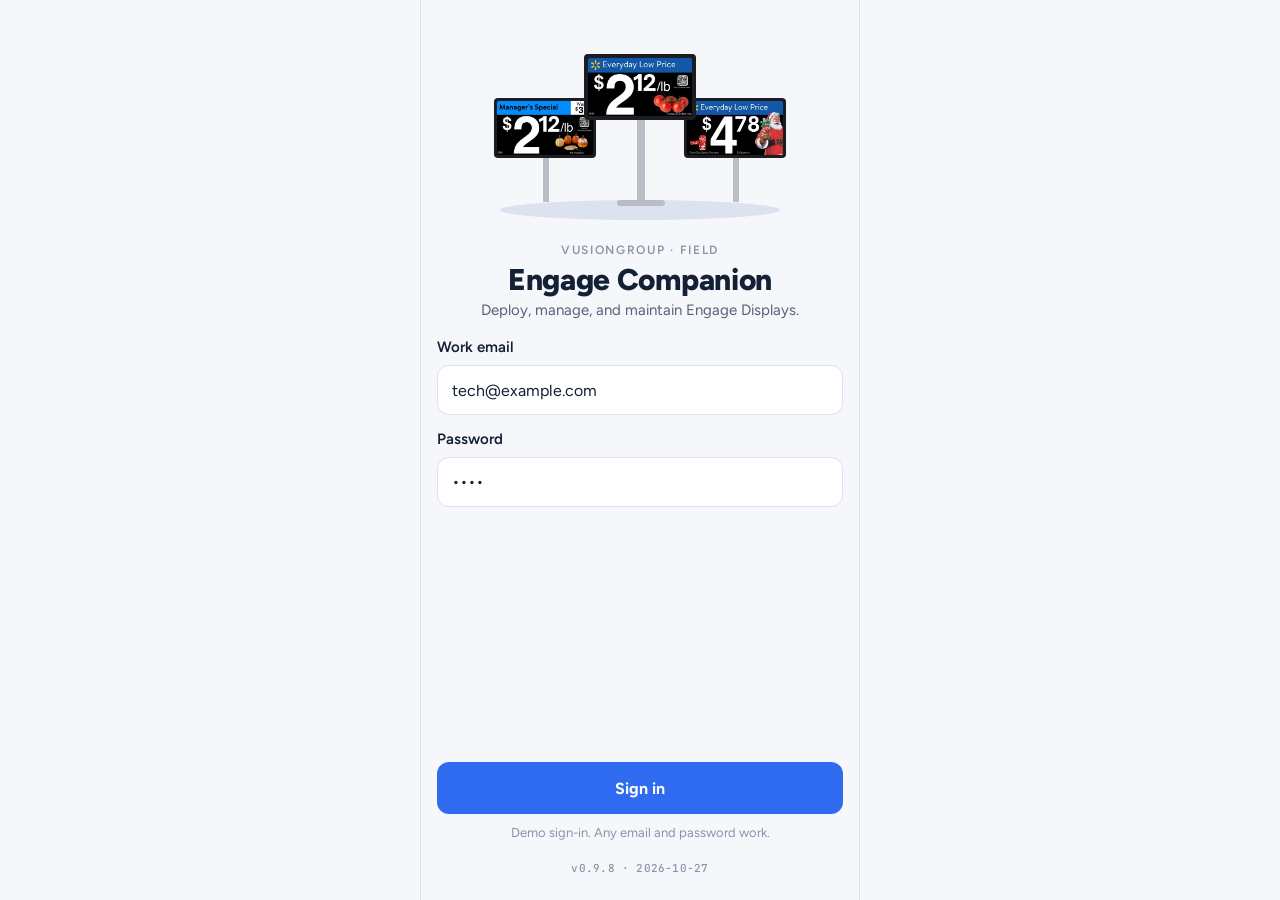
<file: index.html>
<!doctype html>
<html lang="en">
<head>
<meta charset="utf-8" />
<meta name="viewport" content="width=device-width, initial-scale=1, viewport-fit=cover" />
<meta name="theme-color" content="#2f6bf0" />
<title>Engage Companion Clean</title>
<link rel="manifest" href="manifest.webmanifest" />
<link rel="icon" href="icons/icon-192.png" />
<link rel="apple-touch-icon" href="icons/apple-touch-icon.png" />
<meta name="apple-mobile-web-app-capable" content="yes" />
<meta name="mobile-web-app-capable" content="yes" />
<meta name="apple-mobile-web-app-title" content="Engage" />
<link rel="stylesheet" href="css/app.css?v=0.9.8" />
</head>
<body>
<script src="js/core.js?v=0.9.8"></script>
<script>
  /* index.html (clean build): no version picker. Goes straight to sign-in, or wherever the tech left off. */
  location.replace(!EC.state.user ? "login.html" : !EC.site() ? "site.html" : "home.html");
</script>
</body>
</html>
</file>
<file: css/app.css>
/* Fonts are bundled (fonts/) so the app opens offline. Figtree + JetBrains Mono: SIL OFL. */
@font-face { font-family: "Figtree"; font-weight: 400; font-display: swap; src: url("../fonts/figtree-400.woff2") format("woff2"); }
@font-face { font-family: "Figtree"; font-weight: 500; font-display: swap; src: url("../fonts/figtree-500.woff2") format("woff2"); }
@font-face { font-family: "Figtree"; font-weight: 600; font-display: swap; src: url("../fonts/figtree-600.woff2") format("woff2"); }
@font-face { font-family: "Figtree"; font-weight: 700; font-display: swap; src: url("../fonts/figtree-700.woff2") format("woff2"); }
@font-face { font-family: "Figtree"; font-weight: 800; font-display: swap; src: url("../fonts/figtree-800.woff2") format("woff2"); }
@font-face { font-family: "JetBrains Mono"; font-weight: 500; font-display: swap; src: url("../fonts/jetbrains-mono-500.woff2") format("woff2"); }
@font-face { font-family: "JetBrains Mono"; font-weight: 700; font-display: swap; src: url("../fonts/jetbrains-mono-700.woff2") format("woff2"); }

/* Engage Companion — phone-width single column; header + content; home = 3 equal rows (2 major, 1 split). */
:root {
  --bg: #f5f7fb;
  --surface: #ffffff;
  --surface-2: #eef2f9;
  --line: #dde3ee;
  --fg: #142033;
  --fg-2: #56627a;
  --fg-3: #8a94a8;
  --accent: #2f6bf0;
  --accent-ink: #ffffff;
  --accent-soft: #e5edfe;
  --accent-disabled: #dbe5fb;
  --danger: #c8372d;

  /* status — one meaning each, never reused for focus (principle 21) */
  --ok: #17865a; --ok-ink: #ffffff; --ok-soft: #e3f5ec;
  --bad: #c8372d; --bad-ink: #ffffff; --bad-soft: #fbe9e7;
  --pending: #b7791f; --pending-soft: #fbf1df;
  --warn: #b5470b; --warn-soft: #fff1e6;
  --tool-handle: #e8b923;

  /* hardware rendering tokens */
  --hw-frame: #1b1d22;
  --hw-back: #34373d;
  --hw-back-2: #2a2c31;
  --hw-paper: #d9dcdf;
  --hw-battery: #1f8fe0;
  --hw-battery-hi: #4fb0f2;
  --hw-label: #f4f4f2;
  --hw-steel: #b9bec6;
  --wall: #e7eaf0;

  --card-install: #e9f0ff;
  --card-content: #ebf7f1;
  --card-battery: #eef3fb;
  --card-trouble: #fdf1ea;
  --tint-install: #2f6bf0;
  --tint-content: #13895a;
  --tint-battery: #1f7fc4;
  --tint-trouble: #c45a1c;
  --flag: #6b3fd4; --flag-soft: #f1ebff; --flag-line: #cdb9ff;

  --f-display: "Figtree", "Segoe UI", system-ui, sans-serif;
  --f-body: "Figtree", "Segoe UI", system-ui, sans-serif;
  --f-mono: "JetBrains Mono", ui-monospace, "SFMono-Regular", Menlo, monospace;

  --r-card: 20px;
  --r-ctl: 12px;
  --shadow: 0 1px 2px rgba(20, 32, 51, .06), 0 6px 18px rgba(20, 32, 51, .06);
}
@media (prefers-color-scheme: dark) {
  :root:not([data-theme="light"]) {
    --bg: #0f141d; --surface: #171e2a; --surface-2: #1d2635; --line: #2a3446;
    --fg: #e9eef7; --fg-2: #a5b0c4; --fg-3: #75809a;
    --accent: #5b8cff; --accent-ink: #0b1220; --accent-soft: #1d2b4a; --accent-disabled: #233150;
    --danger: #ff7a6e;
    --ok: #3ccf8e; --ok-ink: #062016; --ok-soft: #12291f;
    --bad: #ff7a6e; --bad-ink: #2a0a07; --bad-soft: #2e1714;
    --pending: #f0b44c; --pending-soft: #2c2312;
    --warn: #ff9a5c; --warn-soft: #2e1d12;
    --hw-paper: #c9ccd0; --wall: #232c3a;
    --card-install: #18243f; --card-content: #142a22; --card-battery: #172333; --card-trouble: #2d1f17;
    --tint-install: #7ea5ff; --tint-content: #4fd19a; --tint-battery: #5db6f0; --tint-trouble: #f0975e;
    --flag: #b99bff; --flag-soft: #221a36; --flag-line: #4b3a7a;
    --shadow: 0 1px 2px rgba(0,0,0,.3), 0 6px 18px rgba(0,0,0,.25);
    color-scheme: dark;
  }
}
:root[data-theme="dark"] {
  --bg: #0f141d; --surface: #171e2a; --surface-2: #1d2635; --line: #2a3446;
  --fg: #e9eef7; --fg-2: #a5b0c4; --fg-3: #75809a;
  --accent: #5b8cff; --accent-ink: #0b1220; --accent-soft: #1d2b4a; --accent-disabled: #233150;
  --danger: #ff7a6e;
  --ok: #3ccf8e; --ok-ink: #062016; --ok-soft: #12291f;
  --bad: #ff7a6e; --bad-ink: #2a0a07; --bad-soft: #2e1714;
  --pending: #f0b44c; --pending-soft: #2c2312;
  --warn: #ff9a5c; --warn-soft: #2e1d12;
  --hw-paper: #c9ccd0; --wall: #232c3a;
  --card-install: #18243f; --card-content: #142a22; --card-battery: #172333; --card-trouble: #2d1f17;
  --tint-install: #7ea5ff; --tint-content: #4fd19a; --tint-battery: #5db6f0; --tint-trouble: #f0975e;
    --flag: #b99bff; --flag-soft: #221a36; --flag-line: #4b3a7a;
  --shadow: 0 1px 2px rgba(0,0,0,.3), 0 6px 18px rgba(0,0,0,.25);
  color-scheme: dark;
}

* { box-sizing: border-box; }
[hidden] { display: none !important; }
html, body { height: 100%; }
body {
  margin: 0;
  background: var(--bg);
  color: var(--fg);
  font: 400 15px/1.45 var(--f-body);
  -webkit-font-smoothing: antialiased;
}
button, input, select { font: inherit; color: inherit; }
button { cursor: pointer; }
:focus-visible { outline: 3px solid var(--accent); outline-offset: 2px; }

/* ---------- shell ---------- */
#app {
  height: 100%;
  max-width: 440px;
  margin: 0 auto;
  display: flex;
  flex-direction: column;
  background: var(--bg);
}
@media (min-width: 520px) {
  #app { border-inline: 1px solid var(--line); }
}
.screen { flex: 1; min-height: 0; display: flex; flex-direction: column; }
.pad { padding-inline: 16px; }

.topbar {
  display: flex; align-items: center; gap: 10px;
  padding: 12px 16px;
  background: var(--surface);
  border-bottom: 1px solid var(--line);
}
.topbar h1 { flex: 1; margin: 0; font: 700 18px/1.2 var(--f-display); text-align: center; }
.topbar .spacer { width: 40px; }

.icon-btn {
  width: 40px; height: 40px; flex: none;
  display: grid; place-items: center;
  border-radius: 50%;
  border: 1px solid var(--line);
  background: var(--surface);
}
.icon-btn svg { width: 20px; height: 20px; }
.icon-btn.plain { border-color: transparent; background: transparent; }

.avatar {
  width: 40px; height: 40px; flex: none;
  border-radius: 50%;
  background: var(--accent); color: var(--accent-ink);
  border: 3px solid var(--accent-soft);
  font: 700 14px/1 var(--f-display);
  display: grid; place-items: center;
}

.site-pill {
  flex: 1; min-width: 0;
  display: flex; align-items: center; justify-content: center; gap: 6px;
  height: 40px; padding: 0 14px;
  border-radius: 999px; border: 0;
  background: var(--accent); color: var(--accent-ink);
  font-weight: 600; font-size: 15px;
}
.site-pill span { overflow: hidden; text-overflow: ellipsis; white-space: nowrap; }
.site-pill svg { width: 16px; height: 16px; flex: none; }

.btn {
  display: flex; align-items: center; justify-content: center; gap: 8px;
  width: 100%; height: 52px;
  border: 0; border-radius: var(--r-ctl);
  background: var(--accent); color: var(--accent-ink);
  font-weight: 700; font-size: 16px;
}
.btn:disabled { background: var(--accent-disabled); color: var(--fg-3); cursor: not-allowed; }
.btn.ghost { background: var(--surface); color: var(--fg); border: 1px solid var(--line); }

.build-stamp {
  font: 500 11px/1 var(--f-mono);
  color: var(--fg-3);
  text-align: center;
  letter-spacing: .02em;
  padding-block: 10px;
}

/* ---------- login ---------- */
.login { justify-content: space-between; }
.login-hero {
  position: relative;
  padding: 28px 16px 8px;
  display: flex; flex-direction: column; align-items: center; gap: 16px;
}
.login-hero svg { width: 100%; max-width: 300px; height: auto; }
.brand { text-align: center; }
.brand .eyebrow {
  font: 600 12px/1 var(--f-body); letter-spacing: .14em; text-transform: uppercase; color: var(--fg-3);
}
.brand h1 { margin: 8px 0 4px; font: 800 30px/1.05 var(--f-display); letter-spacing: -.01em; }
.brand p { margin: 0; color: var(--fg-2); }

.form { display: flex; flex-direction: column; gap: 14px; padding: 8px 16px 0; }
.field { display: flex; flex-direction: column; gap: 6px; }
.field label { font-weight: 600; font-size: 14px; }
.input {
  height: 50px; width: 100%;
  padding: 0 14px;
  border-radius: var(--r-ctl);
  border: 1px solid var(--line);
  background: var(--surface);
  font-size: 16px;
}
.input:focus { border-color: var(--accent); outline: none; box-shadow: 0 0 0 3px var(--accent-soft); }
.form-error { color: var(--danger); font-size: 14px; min-height: 20px; }
.demo-note { font-size: 13px; color: var(--fg-3); text-align: center; }
.login-foot { display: flex; flex-direction: column; gap: 10px; padding: 16px; }

/* ---------- site select ---------- */
.sites-body { flex: 1; min-height: 0; overflow-y: auto; padding: 16px; display: flex; flex-direction: column; gap: 16px; }
.section-label { font: 700 17px/1.2 var(--f-display); margin: 0 0 8px; }
.select-wrap { position: relative; }
.select-wrap select { appearance: none; -webkit-appearance: none; padding-right: 44px; background: var(--surface-2); }
.select-wrap svg { position: absolute; right: 14px; top: 50%; translate: 0 -50%; width: 20px; height: 20px; pointer-events: none; color: var(--fg-3); }
.search-wrap { position: relative; }
.search-wrap svg { position: absolute; left: 14px; top: 50%; translate: 0 -50%; width: 20px; height: 20px; color: var(--fg-3); }
.search-wrap .input { padding-left: 44px; }
.divider { height: 1px; background: var(--line); }

.site-list { list-style: none; margin: 0; padding: 0; display: flex; flex-direction: column; }
.site-row {
  display: flex; align-items: center; gap: 14px;
  min-height: 64px; padding: 8px 4px;
  border-bottom: 1px solid var(--line);
  cursor: pointer;
}
.site-row:last-child { border-bottom: 0; }
.site-row input { position: absolute; opacity: 0; pointer-events: none; }
.radio {
  width: 24px; height: 24px; flex: none;
  border-radius: 50%; border: 2px solid var(--line);
  display: grid; place-items: center;
  background: var(--surface);
}
.site-row input:checked + .radio { border-color: var(--accent); }
.site-row input:checked + .radio::after { content: ""; width: 12px; height: 12px; border-radius: 50%; background: var(--accent); }
.site-row input:focus-visible + .radio { outline: 3px solid var(--accent); outline-offset: 2px; }
.site-meta { flex: 1; min-width: 0; }
.site-name { font-size: 17px; font-weight: 500; overflow-wrap: anywhere; }
.site-sub { font-size: 13px; color: var(--fg-2); display: flex; gap: 8px; flex-wrap: wrap; }
.site-id { font-family: var(--f-mono); font-size: 12px; }
.site-count { font-variant-numeric: tabular-nums; font-size: 13px; color: var(--fg-2); text-align: right; flex: none; }
.site-count b { display: block; font: 700 17px/1.1 var(--f-display); color: var(--fg); }
.empty { padding: 24px 8px; text-align: center; color: var(--fg-2); }
.sites-foot { padding: 12px 16px 16px; background: var(--surface); border-top: 1px solid var(--line); }

/* ---------- home ---------- */
.home-head { padding: 14px 16px 10px; display: flex; flex-direction: column; gap: 2px; }
.home-head .hello { color: var(--fg-2); font-size: 14px; }
.home-head h2 { margin: 0; font: 800 24px/1.15 var(--f-display); text-wrap: balance; }
.home-head .sub { color: var(--fg-2); font-size: 13px; display: flex; gap: 10px; flex-wrap: wrap; }
.home-head .sub .site-id { color: var(--fg-3); }

.actions {
  flex: 1; min-height: 0;
  display: grid;
  grid-template-columns: 1fr 1fr;
  grid-template-rows: repeat(3, minmax(148px, 1fr));
  gap: 12px;
  padding: 4px 16px 0;
  overflow-y: auto;
}
.action {
  position: relative;
  overflow: hidden;
  display: flex;
  border: 0; border-radius: var(--r-card);
  padding: 16px;
  text-align: left;
  box-shadow: var(--shadow);
  transition: transform .12s ease;
}
.action:active { transform: scale(.985); }
.action.major { grid-column: 1 / -1; align-items: stretch; gap: 8px; }
.action.minor { flex-direction: column; justify-content: space-between; gap: 6px; }

.action[data-flow="install"] { background: var(--card-install); --tint: var(--tint-install); }
.action[data-flow="content"] { background: var(--card-content); --tint: var(--tint-content); }
.action[data-flow="battery"] { background: var(--card-battery); --tint: var(--tint-battery); }
.action[data-flow="trouble"] { background: var(--card-trouble); --tint: var(--tint-trouble); }
.action[data-flow="replace"] { background: var(--card-battery); --tint: var(--tint-battery); }
.action[data-flow="maint"] { background: var(--card-trouble); --tint: var(--tint-trouble); }

.action .copy { display: flex; flex-direction: column; justify-content: space-between; min-width: 0; flex: 1 1 52%; z-index: 1; }
.action .kicker {
  font: 700 11px/1 var(--f-body); letter-spacing: .14em; text-transform: uppercase; color: var(--tint);
}
.action .title { font: 800 22px/1.05 var(--f-display); color: var(--fg); margin-top: 8px; letter-spacing: -.005em; }
.action.minor .title { font-size: 18px; margin-top: 0; }
.action .desc { font-size: 13px; color: var(--fg-2); margin-top: 6px; line-height: 1.35; }
.action .go {
  display: inline-flex; align-items: center; gap: 6px;
  font-weight: 700; font-size: 14px; color: var(--tint);
}
.action .go svg { width: 16px; height: 16px; }
.action .art { flex: 1 1 48%; min-width: 0; display: grid; place-items: center; }
.action .art svg { width: 100%; height: 100%; max-height: 100%; }
.action.minor .art { flex: 1; min-height: 0; }
.action.minor .label-row { display: flex; align-items: end; justify-content: space-between; gap: 6px; }

.home-foot { display: flex; flex-direction: column; align-items: center; }

/* ---------- sheet ---------- */
.scrim {
  position: fixed; inset: 0; z-index: 20;
  background: rgba(10, 16, 28, .45);
  display: flex; align-items: flex-end; justify-content: center;
}
.sheet {
  width: 100%; max-width: 440px; max-height: 80%;
  overflow-y: auto;
  background: var(--surface);
  border-radius: 20px 20px 0 0;
  padding: 10px 16px calc(16px + env(safe-area-inset-bottom, 0px));
  display: flex; flex-direction: column; gap: 14px;
}
.sheet .grabber { width: 40px; height: 5px; border-radius: 3px; background: var(--line); align-self: center; }
.sheet h3 { margin: 0; font: 700 18px/1.2 var(--f-display); }
.who { display: flex; align-items: center; gap: 12px; }
.who .em { color: var(--fg-2); font-size: 14px; overflow-wrap: anywhere; }

/* ---------- flow placeholder ---------- */
.flow-body { flex: 1; min-height: 0; overflow-y: auto; padding: 20px 16px; display: flex; flex-direction: column; gap: 18px; }
.flow-hero { border-radius: var(--r-card); padding: 20px; display: grid; place-items: center; }
.flow-hero svg { width: 100%; max-width: 280px; height: auto; }
.flow-body h2 { margin: 0; font: 800 24px/1.15 var(--f-display); }
.flow-body p { margin: 0; color: var(--fg-2); max-width: 60ch; }
.pending-tag {
  align-self: flex-start;
  font: 600 12px/1 var(--f-mono);
  padding: 6px 10px; border-radius: 999px;
  background: var(--surface-2); color: var(--fg-2);
  border: 1px dashed var(--line);
}

/* ---------- flow (guided procedure) ---------- */
.flow { flex: 1; min-height: 0; display: flex; flex-direction: column; }
.flow-top { padding: 12px 16px 10px; display: flex; flex-direction: column; gap: 8px; background: var(--bg); }
.flow-name { display: flex; align-items: baseline; justify-content: space-between; gap: 12px; }
.flow-name .kicker { font: 700 11px/1 var(--f-body); letter-spacing: .14em; text-transform: uppercase; color: var(--tint); }
.flow-name .count { font: 600 12px/1 var(--f-mono); color: var(--fg-3); font-variant-numeric: tabular-nums; }
.progress { display: flex; gap: 4px; }
.progress i { flex: 1; height: 4px; border-radius: 2px; background: var(--line); }
.progress i.done { background: var(--tint); }
.progress i.now { background: var(--tint); opacity: .45; }

.step { flex: 1; min-height: 0; overflow-y: auto; padding: 0 16px 20px; display: flex; flex-direction: column; gap: 14px; }
.step h2 { margin: 0; font: 800 23px/1.15 var(--f-display); text-wrap: balance; }
.stage { border-radius: var(--r-card); background: var(--card-battery); padding: 12px; display: grid; place-items: center; }
.stage svg { width: 100%; max-width: 340px; height: auto; display: block; }
.lines { display: flex; flex-direction: column; gap: 8px; margin: 0; padding: 0; list-style: none; }
.lines li { font-size: 17px; line-height: 1.4; }
.note { font-size: 14px; color: var(--fg-2); }

.flow-nav {
  display: grid; grid-template-columns: 1fr 1.4fr; gap: 10px;
  padding: 12px 16px calc(12px + env(safe-area-inset-bottom, 0px));
  background: var(--surface); border-top: 1px solid var(--line);
}
.flow-nav .btn { height: 52px; }
.flow-nav .btn.ghost:disabled { background: var(--surface); color: var(--fg-3); border-color: var(--line); opacity: .6; }

/* safety: loud entrance, quiet pin (principle 43) */
.safety-pin {
  display: flex; align-items: center; gap: 10px;
  padding: 8px 12px; border-radius: 12px;
  background: var(--warn-soft); color: var(--fg);
  font-size: 13px; line-height: 1.3;
}
.safety-pin svg { width: 18px; height: 18px; color: var(--warn); flex: none; }
.safety-loud {
  position: fixed; inset: 0; z-index: 30;
  background: var(--warn-soft);
  display: flex; align-items: center; justify-content: center;
  padding: 24px 16px;
  animation: loud-in .25s ease-out;
}
.safety-loud .inner { max-width: 400px; display: flex; flex-direction: column; gap: 16px; }
.safety-loud .big-icon { width: 72px; height: 72px; color: var(--warn); }
.safety-loud h2 { margin: 0; font: 800 30px/1.1 var(--f-display); color: var(--fg); }
.safety-loud .lines li { font-size: 19px; }
.safety-loud .timer { height: 4px; border-radius: 2px; background: var(--line); overflow: hidden; }
.safety-loud .timer i { display: block; height: 100%; background: var(--warn); animation: drain 5s linear forwards; }
@keyframes drain { from { width: 100%; } to { width: 0; } }
@keyframes loud-in { from { transform: scale(1.04); opacity: 0; } to { transform: none; opacity: 1; } }

/* briefing */
.brief { border-radius: var(--r-card); border: 1px solid var(--line); background: var(--surface); padding: 14px; display: flex; flex-direction: column; gap: 10px; }
.brief h3 { margin: 0; font: 700 15px/1.2 var(--f-display); }
.kv { display: grid; grid-template-columns: auto 1fr; gap: 6px 14px; font-size: 14px; margin: 0; }
.kv dt { color: var(--fg-2); }
.kv dd { margin: 0; font-weight: 600; min-width: 0; overflow-wrap: anywhere; }
.mono { font-family: var(--f-mono); font-weight: 500; letter-spacing: .02em; }

/* identify: two intents, two targets (principle 7) */
.id-actions { display: flex; flex-direction: column; gap: 10px; }
.serial-field { position: relative; }
.serial-field .input { font-family: var(--f-mono); font-size: 18px; letter-spacing: .08em; text-transform: uppercase; padding-right: 64px; }
.serial-field .len { position: absolute; right: 14px; top: 50%; translate: 0 -50%; font: 600 12px/1 var(--f-mono); color: var(--fg-3); font-variant-numeric: tabular-nums; }
.device-card { border-radius: var(--r-card); background: var(--surface); border: 1px solid var(--line); padding: 14px; display: flex; flex-direction: column; gap: 10px; }
.device-card .head { display: flex; align-items: center; justify-content: space-between; gap: 10px; }
.device-card .loc { font: 700 17px/1.2 var(--f-display); }
.batt { display: inline-flex; align-items: center; gap: 6px; font-weight: 700; font-variant-numeric: tabular-nums; }
.batt .cell { width: 26px; height: 12px; border: 2px solid currentColor; border-radius: 3px; position: relative; padding: 1px; }
.batt .cell::after { content: ""; position: absolute; right: -5px; top: 2px; width: 3px; height: 4px; background: currentColor; border-radius: 0 1px 1px 0; }
.batt .cell i { display: block; height: 100%; background: currentColor; border-radius: 1px; }
.result { border-radius: var(--r-card); padding: 14px; display: flex; flex-direction: column; gap: 8px; }
.result.bad { background: var(--bad-soft); }
.result.bad strong { color: var(--bad); }
.result p { margin: 0; color: var(--fg-2); font-size: 14px; }
.chip-row { display: flex; flex-wrap: wrap; gap: 6px; }
.chip { border: 1px solid var(--line); background: var(--surface); border-radius: 999px; padding: 6px 10px; font: 500 12px/1 var(--f-mono); color: var(--fg-2); }
details.demo { font-size: 13px; color: var(--fg-2); }
details.demo summary { cursor: pointer; font-weight: 600; padding-block: 4px; }
details.demo .chip-row { margin-top: 8px; }

/* status pill: same word, color, icon everywhere (principle 20/22) */
.status { display: inline-flex; align-items: center; gap: 6px; padding: 6px 10px; border-radius: 999px; font-weight: 700; font-size: 13px; }
.status svg { width: 15px; height: 15px; }
.status.pending { background: var(--pending-soft); color: var(--pending); }
.status.confirmed { background: var(--ok-soft); color: var(--ok); }
.status.rejected { background: var(--bad-soft); color: var(--bad); }

/* scanner sheet */
.viewfinder { position: relative; border-radius: 16px; overflow: hidden; background: var(--hw-frame); padding: 18px; cursor: pointer; border: 0; width: 100%; }
.viewfinder svg { width: 100%; height: auto; display: block; }
.viewfinder .scanline { position: absolute; left: 10%; right: 10%; height: 2px; background: var(--tint); box-shadow: 0 0 12px var(--tint); top: 20%; animation: sweep 1.8s ease-in-out infinite alternate; }
@keyframes sweep { to { top: 78%; } }
.cam-state { font: 600 12px/1 var(--f-mono); color: var(--fg-3); display: flex; align-items: center; gap: 6px; }
.cam-state i { width: 8px; height: 8px; border-radius: 50%; background: var(--ok); }

.focus-pulse { transform-box: fill-box; transform-origin: center; animation: pulse 1.6s ease-out infinite; }
@keyframes pulse { from { transform: scale(1); opacity: .8; } to { transform: scale(1.7); opacity: 0; } }
.waves path { animation: wave 1.4s ease-in-out infinite; }
.waves path:nth-child(2) { animation-delay: .2s; }
.waves path:nth-child(3) { animation-delay: .4s; }
@keyframes wave { 0%, 100% { opacity: .2; } 50% { opacity: 1; } }

.resume-chip { position: absolute; top: 12px; right: 12px; z-index: 2; background: var(--surface); color: var(--tint); border-radius: 999px; padding: 4px 8px; font: 700 11px/1 var(--f-body); }

@media (prefers-reduced-motion: reduce) {
  * { transition: none !important; animation: none !important; }
}

/* ---------- step carousel (battery): swipe the picture, dots under it, caption follows ---------- */
.post { flex: 1; min-height: 0; overflow-y: auto; display: flex; flex-direction: column; }
.carousel {
  flex: none;
  display: flex;
  overflow-x: auto; overflow-y: hidden;
  scroll-snap-type: x mandatory;
  overscroll-behavior-x: contain;
  scrollbar-width: none;
  touch-action: pan-x pan-y;
  cursor: grab;
}
.carousel.dragging { cursor: grabbing; scroll-snap-type: none; }
.carousel::-webkit-scrollbar { display: none; }
.slide {
  flex: 0 0 100%; min-width: 0;
  scroll-snap-align: center; scroll-snap-stop: always;
  aspect-ratio: 1 / 1; max-height: 52vh;
  display: grid; place-items: center;
  background: var(--card-battery);
  user-select: none; -webkit-user-select: none;
}
.slide.safety { background: var(--warn-soft); }
.slide svg { width: 100%; height: 100%; max-width: 100%; display: block; padding: 12px; pointer-events: none; }
.dots { flex: none; display: flex; justify-content: center; align-items: center; gap: 6px; padding: 12px 0 4px; }
.dot {
  position: relative;
  width: 7px; height: 7px; padding: 0; border: 0; border-radius: 50%;
  background: var(--line);
  transition: transform .15s ease, background .15s ease;
}
.dot::before { content: ""; position: absolute; inset: -9px; } /* bigger tap target */
.dot[aria-selected="true"] { background: var(--tint); transform: scale(1.3); }
.caption { flex: none; padding: 8px 16px 20px; display: flex; flex-direction: column; gap: 12px; }
.caption .step-no { font: 700 11px/1 var(--f-body); letter-spacing: .14em; text-transform: uppercase; color: var(--fg-3); }
.caption h2 { margin: 0; font: 800 23px/1.15 var(--f-display); text-wrap: balance; }
.swipe-hint { font-size: 13px; color: var(--fg-3); text-align: center; }
.finishbar { padding: 12px 16px calc(12px + env(safe-area-inset-bottom, 0px)); background: var(--surface); border-top: 1px solid var(--line); }

/* ---------- install ---------- */
/* Sign type cards in the app: Figtree words, Helvetica-metric prices. No customer font in the app. Bogle is only for Walmart signs (js/sign.js), when Walmart provides the file in /fonts. */
@font-face { font-family: "Bogle"; font-weight: 700; font-display: swap; src: url("../fonts/Bogle-Bold.woff2") format("woff2"); /* the provided file only, never a copy installed on the phone */ }
@font-face { font-family: "SignPrice"; font-weight: 700; font-display: block; src: url("../fonts/sign-price-bold.woff") format("woff"); }
@font-face { font-family: "SignPrice"; font-weight: 400; font-display: block; src: url("../fonts/sign-price-regular.woff") format("woff"); }
:root { --f-sign-words: "Figtree", "Helvetica Neue", Arial, sans-serif; --f-sign-price: "SignPrice", "Helvetica Neue", Helvetica, Arial, sans-serif; }
.eyebrow-row { display: flex; align-items: center; flex-wrap: wrap; gap: 8px; font: 700 12px/1 var(--f-body); letter-spacing: .04em; text-transform: uppercase; color: var(--fg-2); }
.id-tag { background: var(--fg); color: var(--bg); padding: 5px 8px; border-radius: 6px; text-transform: none; letter-spacing: .04em; }
.input.big { height: 56px; font-size: 18px; font-weight: 600; }
.field label { font-size: 15px; }
.two { display: grid; grid-template-columns: repeat(2, minmax(0, 1fr)); gap: 12px; }

.viewfinder { min-height: 180px; display: grid; place-items: center; align-content: center; gap: 14px; }
.viewfinder .vf-frame { width: 72%; height: 64px; border: 3px solid #fff; border-radius: 10px; opacity: .9; }
.viewfinder .vf-hint { color: #d5d9e0; font-weight: 600; font-size: 14px; }
.switch-row { display: flex; align-items: center; justify-content: space-between; gap: 12px; min-height: 60px; padding: 12px 14px; border-radius: var(--r-ctl); border: 1px solid var(--line); background: var(--surface); text-align: left; font-weight: 700; font-size: 16px; }
.switch { flex: none; width: 52px; height: 30px; border-radius: 15px; background: var(--line); position: relative; transition: background .15s; }
.switch i { position: absolute; top: 3px; left: 3px; width: 24px; height: 24px; border-radius: 50%; background: #fff; box-shadow: 0 1px 2px rgba(0,0,0,.2); transition: left .15s; }
.switch-row[aria-pressed="true"] .switch { background: var(--tint); }
.switch-row[aria-pressed="true"] .switch i { left: 25px; }
.scanned { display: flex; flex-direction: column; gap: 8px; }
.scanned-row { display: flex; align-items: center; justify-content: space-between; height: 52px; padding: 0 4px 0 14px; border-radius: var(--r-ctl); background: var(--surface); border: 1px solid var(--line); font-size: 16px; }

/* sign headers — colors sampled from store signage */
.sign-list { display: flex; flex-direction: column; gap: 14px; }
.sign-card { padding: 0; border: 0; border-radius: 12px; overflow: hidden; background: none; box-shadow: 0 0 0 1px var(--line); text-align: left; transition: opacity .12s; }
.sign-card[aria-pressed="true"] { box-shadow: 0 0 0 4px var(--fg); }
.sign-card[data-dim] { opacity: .5; }
.sign-band { display: flex; align-items: center; gap: 8px; min-height: 92px; padding-left: 16px; font-family: var(--f-sign-words); }
.sign-label { font-weight: 700; font-size: 24px; line-height: 1.1; letter-spacing: -.01em; }
.sign-band[data-type="edlp"] { background: #1358a8; color: #fff; }
.sign-band[data-type="edlp"] .sign-label { font-size: 22px; }
.sign-band[data-type="rollback"] { background: #e60000; color: #fff; }
.sign-band[data-type="clearance"] { background: #f4d10d; color: #1d1d1d; }
.sign-band[data-type="manager"] { background: #008cff; color: #000; }
.sign-band[data-type="edlp"] .spark, .sign-band[data-type="rollback"] .spark { color: #ffc220; }
.sign-band .sign-label { font-weight: 500; }
.sign-band[data-type="manager"] .sign-label { font-weight: 700; }
.sign-band[data-type="manager"] .sign-label { font-size: 22px; }
.sign-band .spark { width: 30px; height: 30px; flex: none; }
.sign-band .down { width: 22px; height: 22px; flex: none; }
.sign-was { margin-left: auto; align-self: stretch; min-width: 64px; display: flex; flex-direction: column; justify-content: center; padding: 0 12px; background: #fff; color: #15171a; font: 700 12px/1.1 var(--f-sign-words); }
.sign-was b { font: 700 19px/1.1 var(--f-sign-price); }
.sign-chip { border-radius: 10px; overflow: hidden; }
.sign-chip .sign-band { min-height: 52px; }
.sign-chip .sign-label { font-size: 18px; }
.sign-chip .sign-band[data-type="edlp"] .sign-label, .sign-chip .sign-band[data-type="manager"] .sign-label { font-size: 17px; }

.sign-price .cur { font-size: 40px; margin-top: 10px; }
.sign-price .main { font-size: 96px; letter-spacing: -.03em; }
.sign-price .cents { font-size: 44px; margin-top: 6px; }
.sign-price .unit { font-size: 22px; align-self: flex-end; margin-bottom: 8px; }

.wake-list { list-style: none; margin: 0; padding: 0; display: flex; flex-direction: column; gap: 10px; }
.wake-list li { display: flex; align-items: center; gap: 14px; padding: 14px; border-radius: var(--r-ctl); background: var(--surface); border: 1px solid var(--line); font-size: 17px; font-weight: 600; line-height: 1.35; }
.wake-list li > span:nth-child(2) { flex: 1; }
.wake-list .n { flex: none; width: 30px; height: 30px; border-radius: 50%; background: var(--fg); color: var(--bg); display: grid; place-items: center; font-weight: 800; font-size: 15px; }
.led { flex: none; width: 20px; height: 20px; border-radius: 50%; }
.led.green { background: #22b14c; box-shadow: 0 0 0 4px rgba(34,177,76,.2); }
.led.orange { background: #f06a1d; box-shadow: 0 0 0 4px rgba(240,106,29,.2); }
.blink { animation: blink .9s steps(1) infinite; }
@keyframes blink { 50% { opacity: .15; } }
.hint-row { display: flex; align-items: center; gap: 10px; min-height: 56px; padding: 12px 14px; border-radius: var(--r-ctl); border: 0; background: var(--warn-soft); color: var(--fg); font-weight: 700; font-size: 16px; text-align: left; }
.hint-row span { flex: 1; }
.hint-row svg { width: 20px; height: 20px; flex: none; color: var(--warn); }
.done-list { display: flex; flex-direction: column; gap: 10px; }

/* scanner: idle → starting → running | failed (principle 15) */
.scanner { display: flex; flex-direction: column; gap: 8px; }
.scanner .cam, .scanner .cam-fail { display: none; }
.scanner[data-state="starting"] .viewfinder, .scanner[data-state="running"] .viewfinder, .scanner[data-state="failed"] .viewfinder { display: none; }
.scanner[data-state="starting"] .cam, .scanner[data-state="running"] .cam { display: block; }
.scanner[data-state="failed"] .cam-fail { display: flex; }
.scanner[data-state="idle"] .cam-state { display: none; }
.scanner[data-state="failed"] .cam-state i { background: var(--bad); }
.scanner[data-state="starting"] .cam-state i { background: var(--pending); }
.viewfinder .vf-hint { display: flex; align-items: center; gap: 8px; }
.cam { position: relative; height: 220px; border-radius: 16px; overflow: hidden; background: var(--hw-frame); }
.cam video { width: 100%; height: 100%; object-fit: cover; display: block; }
.cam .vf-frame { position: absolute; left: 12%; right: 12%; top: 50%; height: 72px; translate: 0 -50%; border: 3px solid #fff; border-radius: 10px; box-shadow: 0 0 0 999px rgba(0,0,0,.35); }
.cam .scanline { top: 50%; animation: none; }
.cam-btn { position: absolute; top: 10px; right: 10px; width: 44px; height: 44px; border-radius: 50%; border: 0; background: rgba(0,0,0,.55); color: #fff; display: grid; place-items: center; }
.cam-btn svg { width: 20px; height: 20px; }
.cam-btn.torch { right: auto; left: 10px; }
.cam-btn.torch[aria-pressed="true"] { background: var(--tool-handle); color: #000; }
.cam-fail { flex-direction: column; gap: 8px; padding: 16px; border-radius: 16px; background: var(--bad-soft); }
.shake { animation: shake .35s ease; }
@keyframes shake { 20%, 60% { translate: -6px -50%; } 40%, 80% { translate: 6px -50%; } }

.field label .hint { font-weight: 500; color: var(--fg-3); font-size: 13px; margin-left: 6px; }
.field-note { font-size: 13px; color: var(--fg-2); min-height: 18px; }
.field-note.warn { color: var(--warn); }
.loc-code { display: flex; align-items: baseline; justify-content: space-between; padding: 12px 14px; border-radius: var(--r-ctl); background: var(--surface-2); }
.loc-code b { font-size: 22px; letter-spacing: .04em; }
.input.money { font-family: var(--f-sign-price); font-weight: 700; font-size: 22px; letter-spacing: .01em; }

.wake-post { margin-inline: -16px; display: flex; flex-direction: column; }
.wake-post .slide { background: var(--card-install); }
.wake-post .caption { padding-bottom: 4px; }
.hold-ring { stroke-dashoffset: 176; animation: hold 3s linear infinite; }
@keyframes hold { 0% { stroke-dashoffset: 176; } 85%, 100% { stroke-dashoffset: 0; } }
/* v0.9 pusher: smaller ring (r 24) and the finger pushing the tab in while the ring fills */
svg .hold-ring[stroke-dasharray="151"] { stroke-dashoffset: 151; animation: hold151 3s linear infinite; }
@keyframes hold151 { 0% { stroke-dashoffset: 151; } 85%, 100% { stroke-dashoffset: 0; } }
.push-finger { animation: pushin 3s ease-in-out infinite; }
@keyframes pushin { 0% { transform: translateX(0); } 12%, 85% { transform: translateX(20px); } 100% { transform: translateX(0); } }
@media (prefers-reduced-motion: reduce) { .push-finger { animation: none; transform: translateX(20px); } }

/* scan slots */
.slots { display: flex; flex-direction: column; gap: 8px; }
.slot { display: flex; align-items: center; gap: 10px; min-height: 56px; padding: 0 4px 0 10px; border-radius: var(--r-ctl); background: var(--surface); border: 1px solid var(--line); }
.slot.blank { border-style: dashed; border-width: 2px; padding-right: 8px; }
.slot.blank .serial-field { flex: 1; }
.slot.blank .input { border: 0; height: 50px; padding-left: 4px; background: transparent; box-shadow: none; }
.slot-n { flex: none; width: 28px; height: 28px; border-radius: 50%; background: var(--surface-2); color: var(--fg-2); display: grid; place-items: center; font: 700 13px/1 var(--f-mono); }
.slot.filled .slot-n { background: var(--ok); color: var(--ok-ink); }
.slot-id { flex: 1; font-size: 16px; }
.cam.got { animation: got .45s ease; }
@keyframes got { 30% { box-shadow: inset 0 0 0 6px var(--ok); } }
.input:disabled { background: var(--surface-2); color: var(--fg-3); text-align: center; }

/* the sign preview: an SVG on the display's real canvas (js/sign.js) inside a bezel */
.esign { width: 100%; border-radius: 6px; overflow: hidden; background: #000; box-shadow: 0 0 0 6px var(--hw-frame), var(--shadow); margin: 6px 0; line-height: 0; }
.esign svg { width: 100%; height: auto; display: block; }
.esign[data-o="portrait"] { width: 62%; align-self: center; }

/* orientation picker */
.orient-list { display: grid; grid-template-columns: repeat(2, minmax(0, 1fr)); gap: 12px; }
.orient-card { display: flex; flex-direction: column; align-items: center; gap: 6px; padding: 16px 10px 14px; border-radius: var(--r-card); border: 1px solid var(--line); background: var(--surface); text-align: center; }
.orient-card[aria-checked="true"] { box-shadow: 0 0 0 4px var(--fg); border-color: transparent; }
.orient-art svg { width: 100%; max-width: 140px; height: auto; display: block; }
.orient-name { font: 800 18px/1.1 var(--f-display); }
.orient-sub { font-size: 13px; color: var(--fg-2); }
.orient-pin { display: flex; align-items: center; gap: 10px; padding: 10px 12px; border-radius: 12px; background: var(--warn-soft); font-size: 15px; }
.orient-pin svg { width: 18px; height: 18px; color: var(--warn); flex: none; }


/* ---------- update content ---------- */
.sel-bar { display: flex; align-items: center; justify-content: space-between; gap: 10px; min-height: 44px; padding: 8px 12px; border-radius: var(--r-ctl); background: var(--surface-2); font-size: 15px; }
.link { border: 0; background: none; color: var(--accent); font-weight: 700; padding: 10px 4px; }
.tree { display: flex; flex-direction: column; gap: 8px; }
.tree-zone { border-radius: var(--r-card); background: var(--surface); border: 1px solid var(--line); overflow: hidden; }
.tree-row { display: flex; align-items: center; gap: 10px; width: 100%; min-height: 56px; padding: 0 14px; border: 0; background: none; text-align: left; }
.tree-row.zone { font-size: 17px; }
.tree-row .caret svg, .tree-open .caret svg { width: 18px; height: 18px; transition: transform .15s; color: var(--fg-2); }
.tree-row[aria-expanded="true"] .caret svg, .tree-open[aria-expanded="true"] .caret svg { transform: rotate(90deg); }
.tree-name { font-weight: 800; flex: 1; }
.tree-meta { font: 600 13px/1 var(--f-mono); color: var(--fg-3); }
.tree-aisle { border-top: 1px solid var(--line); }
.tree-row.aisle { padding: 0 8px 0 0; gap: 0; }
.tree-open { flex: 1; display: flex; align-items: center; gap: 10px; min-height: 52px; padding: 0 14px 0 34px; border: 0; background: none; text-align: left; font-size: 16px; }
.tree-all { flex: none; height: 36px; padding: 0 12px; border-radius: 999px; border: 1px solid var(--line); background: var(--surface); font-weight: 700; font-size: 13px; color: var(--accent); }
.tree-all[aria-pressed="true"] { color: var(--fg-2); }
.tree-all:disabled { opacity: .4; }
.tree-dev { display: flex; align-items: center; gap: 12px; width: 100%; min-height: 76px; padding: 8px 12px 8px 30px; border: 0; border-top: 1px solid var(--line); background: none; text-align: left; position: relative; }
.tree-dev[aria-pressed="true"] { background: var(--accent-soft); }
.tree-dev[data-blocked] { opacity: .45; }
.tree-dev .check { flex: none; width: 24px; height: 24px; border-radius: 6px; border: 2px solid var(--line); display: grid; place-items: center; background: var(--surface); }
.tree-dev[aria-pressed="true"] .check { background: var(--accent); border-color: var(--accent); color: var(--accent-ink); }
.tree-dev .check svg { width: 16px; height: 16px; }
.dev-meta { flex: 1; min-width: 0; display: flex; flex-direction: column; gap: 4px; align-items: flex-start; }
.dev-meta b { font-size: 16px; }
.dev-meta .note { font-size: 13px; white-space: nowrap; overflow: hidden; text-overflow: ellipsis; max-width: 100%; }
.dev-meta .status { font-size: 12px; padding: 4px 8px; }
.dev-why { position: absolute; right: 12px; top: 10px; font: 700 11px/1 var(--f-mono); color: var(--fg-3); text-transform: uppercase; }
.thumb { flex: none; width: 96px; line-height: 0; border-radius: 3px; overflow: hidden; box-shadow: 0 0 0 2px var(--hw-frame); background: #000; }
.thumb[data-o="portrait"] { width: 34px; }
.thumb svg { width: 100%; height: auto; display: block; }
.thumb.big { width: 150px; }
.thumb.big[data-o="portrait"] { width: 60px; }
.cur-row { display: flex; align-items: center; justify-content: space-between; gap: 10px; font-size: 18px; }
.cur-list { display: flex; flex-direction: column; gap: 10px; }
.cur-item { display: flex; align-items: center; gap: 12px; padding: 10px; border-radius: var(--r-ctl); background: var(--surface); border: 1px solid var(--line); }
.hint-row.as-note { cursor: default; font-weight: 600; font-size: 15px; line-height: 1.35; align-items: flex-start; }
.hint-row.as-note svg { color: var(--pending); margin-top: 2px; }
.hint-row.as-note.bad { background: var(--bad-soft); }
.hint-row.as-note.bad svg { color: var(--bad); }
.btn.small { height: 44px; margin-top: 10px; font-size: 15px; }
/* long steps scroll; their parts keep their size instead of squeezing */
.step > * { flex-shrink: 0; }

/* preview build: placeholder while the sign is built (≤30 s) */
.pv-build { display: flex; flex-direction: column; gap: 10px; }
.pv-ghost { position: relative; overflow: hidden; aspect-ratio: 16 / 9; border-radius: 6px; background: #1a1b1e; box-shadow: 0 0 0 6px var(--hw-frame); margin: 6px 0; }
.pv-build[data-o="portrait"] .pv-ghost { aspect-ratio: 9 / 16; width: 62%; align-self: center; }
.pv-band { position: absolute; left: 0; right: 0; top: 0; height: 25%; background: #2a2c31; }
.pv-build[data-o="portrait"] .pv-band { height: 19%; }
.pv-shine { position: absolute; inset: 0; background: linear-gradient(100deg, transparent 30%, rgba(255,255,255,.10) 50%, transparent 70%); animation: shine 1.4s linear infinite; }
@keyframes shine { from { transform: translateX(-100%); } to { transform: translateX(100%); } }
.pv-line { display: flex; align-items: center; gap: 10px; font-weight: 700; font-size: 16px; }
.pv-line > span:nth-child(2) { flex: 1; }
.pv-spin { width: 18px; height: 18px; border-radius: 50%; border: 3px solid var(--line); border-top-color: var(--tint); animation: spin .8s linear infinite; }
@keyframes spin { to { transform: rotate(360deg); } }
.pv-fail { display: flex; flex-direction: column; gap: 8px; padding: 16px; border-radius: var(--r-card); background: var(--bad-soft); }

/* offline + new-version strips (core.js) */
.app-strip { position: fixed; left: 0; right: 0; top: 0; z-index: 40; display: flex; align-items: center; justify-content: center; gap: 10px; padding: calc(8px + env(safe-area-inset-top, 0px)) 16px 8px; font-weight: 700; font-size: 13px; text-align: center; }
.app-strip.offline { background: var(--fg); color: var(--bg); }
.app-strip.update { background: var(--accent); color: var(--accent-ink); }
.app-strip button { border: 0; border-radius: 999px; padding: 6px 12px; font-weight: 800; background: var(--bg); color: var(--fg); }
.offline-note { display: flex; align-items: center; gap: 10px; padding: 12px 14px; border-radius: var(--r-ctl); background: var(--surface-2); font-weight: 600; }
.offline-note svg { width: 18px; height: 18px; color: var(--fg-2); flex: none; }
.ios-hint { position: fixed; left: 12px; right: 12px; bottom: calc(76px + env(safe-area-inset-bottom, 0px)); z-index: 41; display: flex; gap: 10px; align-items: flex-start; padding: 12px 14px; border-radius: 14px; background: var(--surface); box-shadow: 0 8px 30px rgba(0,0,0,.25); font-size: 14px; line-height: 1.35; }
.ios-hint b { display: block; font-size: 15px; }
.ios-hint button { margin-left: auto; border: 0; background: none; font-weight: 800; color: var(--accent); padding: 4px; }

/* scan screens: the camera window sits at the very top, edge to edge, right under the phone's camera */
.scan-top { flex: none; background: var(--hw-frame); }
.scan-top .scanner { gap: 0; }
.scan-top .viewfinder, .scan-top .cam { border-radius: 0; height: 38vh; min-height: 220px; max-height: 360px; }
.scan-top .viewfinder { padding: 0; }
.scan-top .cam-fail { border-radius: 0; min-height: 160px; justify-content: center; }
.scan-top .cam-state { padding: 8px 16px; color: #c9ced6; background: var(--hw-frame); }

/* ---------- v0.7.0: where to find the location (Install › Location) ---------- */
.locate { display: flex; flex-direction: column; gap: 10px; padding: 12px; border-radius: var(--r-card); border: 1px solid var(--line); background: var(--surface); }
.locate-head { display: flex; align-items: center; justify-content: space-between; gap: 8px; }
.locate-toggle { display: inline-flex; align-items: center; gap: 6px; min-height: 40px; padding: 0 4px; border: 0; background: none; font: 700 15px/1 var(--f-display); color: var(--fg); }
.locate-toggle .caret svg { width: 16px; height: 16px; transition: transform .15s; }
.locate[data-open="true"] .locate-toggle .caret svg { transform: rotate(90deg); }
.locate[data-open="false"] .locate-body { display: none; }
.locate-body { display: flex; flex-direction: column; gap: 10px; }
.locate-art svg { width: 100%; height: auto; display: block; max-height: 168px; }
/* while a field is being typed, keep the drawing and drop the words so the lit-up part stays on screen */
.locate[data-typed] .lines { display: none; } /* once typing starts the words stay hidden: no layout jump when a field loses focus */
.locate .lines li { font-size: 15px; }
.seg { display: inline-flex; padding: 3px; border-radius: 999px; background: var(--surface-2); }
.seg button { min-height: 36px; padding: 0 14px; border: 0; border-radius: 999px; background: none; font: 700 14px/1 var(--f-body); color: var(--fg-2); }
.seg button[aria-pressed="true"] { background: var(--surface); color: var(--fg); box-shadow: 0 1px 3px rgba(20, 32, 51, .15); }
.locate .hl { opacity: 0; transition: opacity .12s; }
.locate .cl { fill: var(--fg-2); }
.locate[data-focus="zone"] [data-part="zone"] .hl, .locate[data-focus="aisle"] [data-part="aisle"] .hl, .locate[data-focus="section"] [data-part="section"] .hl { opacity: 1; }
.locate[data-focus="zone"] [data-part="zone"] .cl, .locate[data-focus="aisle"] [data-part="aisle"] .cl, .locate[data-focus="section"] [data-part="section"] .cl { fill: var(--tint); font-weight: 800; }

/* ---------- v0.7.0: last check-in (battery + Wi-Fi), never live ---------- */
.health { display: inline-flex; flex-wrap: wrap; align-items: center; gap: 4px 12px; font: 700 13px/1 var(--f-body); }
.health .hb, .health .hw { display: inline-flex; align-items: center; gap: 5px; color: var(--fg-2); }
.health svg { height: 13px; width: auto; flex: none; }
.health [data-l="warn"] { color: var(--warn); }
.health [data-l="bad"] { color: var(--bad); }
.health .note { font-weight: 500; }
.dev-line { display: flex; flex-wrap: wrap; align-items: center; gap: 6px 12px; }
.checkin { display: flex; flex-direction: column; gap: 8px; padding: 12px 14px; border-radius: var(--r-ctl); border: 1px solid var(--line); background: var(--surface); }
.checkin h3 { margin: 0; font: 700 13px/1 var(--f-body); letter-spacing: .08em; text-transform: uppercase; color: var(--fg-2); }
.ck-row { display: flex; align-items: center; justify-content: space-between; gap: 10px; min-height: 36px; }
.ck-where { display: flex; flex-direction: column; gap: 2px; }
.ck-where .note { font-size: 12px; }
.checkin .health { font-size: 15px; }
.checkin .health svg { height: 15px; }

/* ---------- v0.8.0: Replace / Remove, Maintenance, shared locations ---------- */
.flow-nav.solo { grid-template-columns: 1fr; }
.btn.danger { background: var(--bad); color: var(--bad-ink); }
.status.neutral { background: var(--surface-2); color: var(--fg-2); }
.choice-list { display: flex; flex-direction: column; gap: 10px; }
.choice { display: grid; grid-template-columns: 1fr auto; grid-template-rows: auto auto; align-items: center; gap: 2px 10px; width: 100%; min-height: 64px; padding: 14px 16px; border-radius: var(--r-card); border: 1px solid var(--line); background: var(--surface); text-align: left; color: var(--fg); }
.choice .choice-t { font: 700 17px/1.25 var(--f-display); grid-column: 1; }
.choice .note { grid-column: 1; font-size: 14px; }
.choice > svg { grid-column: 2; grid-row: 1 / span 2; width: 20px; height: 20px; color: var(--tint); }
.choice.big { min-height: 84px; background: var(--card-trouble); border-color: transparent; }
.choice.danger .choice-t { color: var(--bad); }
.move-card { display: flex; flex-direction: column; border-radius: var(--r-card); border: 1px solid var(--line); background: var(--surface); }
.move-row { display: flex; align-items: center; justify-content: space-between; gap: 12px; min-height: 52px; padding: 8px 14px; border-top: 1px solid var(--line); }
.move-row:first-child { border-top: 0; }
.move-row b { font-size: 17px; }
.pick-list { display: flex; flex-direction: column; gap: 12px; }
.pick-zone { border-radius: var(--r-card); border: 1px solid var(--line); background: var(--surface); overflow: hidden; }
.pick-zone-name { display: block; padding: 12px 14px 8px; font: 700 15px/1 var(--f-display); }
.pick-dev { padding-left: 12px; }
.pick-dev .row-go { width: 18px; height: 18px; flex: none; color: var(--fg-3); }
.pair-tag { margin-left: 8px; padding: 2px 6px; border-radius: 6px; background: var(--surface-2); font: 700 11px/1.3 var(--f-body); color: var(--fg-2); vertical-align: middle; }
.fix-group { display: flex; flex-direction: column; gap: 8px; padding: 12px; border-radius: var(--r-card); border: 1px solid var(--line); background: var(--surface); }
.fix-head { display: flex; align-items: center; justify-content: space-between; font-size: 16px; }
.fix-n { min-width: 26px; padding: 3px 8px; border-radius: 999px; background: var(--surface-2); text-align: center; font: 700 13px/1.2 var(--f-body); }
.fix-row { display: flex; align-items: center; gap: 10px; width: 100%; min-height: 56px; padding: 8px 4px; border: 0; border-top: 1px solid var(--line); background: none; text-align: left; color: var(--fg); }
.fix-row .ck-where { min-width: 72px; }
.fix-detail { flex: 1; min-width: 0; display: flex; justify-content: flex-end; text-align: right; }
.fix-row > svg { width: 18px; height: 18px; flex: none; color: var(--fg-3); }
.hint-row.as-note.ok { background: var(--ok-soft); }
.hint-row.as-note.ok svg { color: var(--ok); }
.q { margin: 4px 0 0; font: 700 19px/1.3 var(--f-display); }
.yes-no { display: grid; grid-template-columns: 1fr 1fr; gap: 10px; }
.yes-no .btn { height: 56px; font-size: 17px; }
.loc-conflict { display: flex; flex-direction: column; gap: 10px; padding: 12px; border-radius: var(--r-card); border: 1px solid var(--line); background: var(--surface); }
.loc-conflict p { margin: 0; font-weight: 600; }
.opt { display: flex; align-items: center; gap: 10px; min-height: 52px; padding: 10px 12px; border-radius: var(--r-ctl); border: 1px solid var(--line); background: var(--surface); text-align: left; font: 600 16px/1.3 var(--f-body); color: var(--fg); }
.opt[aria-pressed="true"] { border-color: var(--fg); box-shadow: 0 0 0 2px var(--fg) inset; }
.opt .radio-dot { width: 20px; height: 20px; flex: none; border-radius: 50%; border: 2px solid var(--line); }
.opt[aria-pressed="true"] .radio-dot { border: 6px solid var(--fg); }
.sheet .opt-list { display: flex; flex-direction: column; gap: 10px; }

.thumb-pair { display: flex; flex-direction: column; gap: 4px; flex: none; }
.thumb-pair .thumb { width: 78px; }
.tree-dev .check .part { display: block; width: 10px; height: 3px; border-radius: 2px; background: var(--accent); }
.tree-dev.pair .dev-line .note { min-width: 74px; }
.dev-meta .note.wrap { white-space: normal; overflow: visible; }

/* v0.8.1: minor card arrow sits at the end of the title, wherever it wraps */
.action.minor .title .title-go { display: inline-block; width: 17px; height: 17px; color: var(--tint); vertical-align: -2px; }

.zone-toggle { display: flex; align-items: center; gap: 8px; width: 100%; min-height: 52px; padding: 0 14px; border: 0; background: none; text-align: left; color: var(--fg); }
.zone-toggle .pick-zone-name { padding: 0; flex: 1; }
.zone-toggle .caret svg { width: 16px; height: 16px; color: var(--fg-2); transition: transform .15s; }
.zone-toggle[aria-expanded="true"] .caret svg { transform: rotate(90deg); }

/* v0.8.1 Maintenance: search + scan, issues by location with type filters */
.search-scan { position: relative; display: flex; align-items: center; }
.search-scan > svg { position: absolute; left: 14px; width: 20px; height: 20px; color: var(--fg-3); pointer-events: none; }
.search-scan .input { height: 56px; padding-left: 44px; padding-right: 64px; font-size: 17px; }
.search-scan .scan-btn { position: absolute; right: 6px; width: 48px; height: 44px; border: 0; border-radius: 10px; background: var(--tint); color: #fff; display: grid; place-items: center; }
.search-scan .scan-btn svg { width: 24px; height: 24px; }
.filter-chips { display: grid; grid-template-columns: repeat(3, 1fr); gap: 8px; }
.fchip { display: flex; align-items: center; justify-content: center; gap: 6px; min-height: 44px; border-radius: 12px; border: 1px solid var(--line); background: var(--surface); font: 700 14px/1 var(--f-body); color: var(--fg-2); }
.fchip b { font-weight: 700; color: var(--fg-3); }
.fchip[aria-pressed="true"] { border-color: var(--tint); color: var(--fg); box-shadow: 0 0 0 1px var(--tint) inset; }
.fdot { width: 8px; height: 8px; border-radius: 50%; background: var(--fg-3); }
.fdot.battery { background: var(--warn); } .fdot.sign { background: var(--bad); }
.fix-row2 { display: grid; grid-template-columns: auto 1fr auto; align-items: center; gap: 10px; padding: 12px 14px; border-top: 1px solid var(--line); }
.fix-mid { display: flex; flex-direction: column; align-items: flex-start; gap: 5px; min-width: 0; }
.fix-mid .note { font-size: 12px; }
.pill { display: inline-flex; align-items: center; gap: 6px; padding: 4px 9px; border-radius: 999px; font: 700 12.5px/1.2 var(--f-body); }
.pill i { width: 7px; height: 7px; border-radius: 50%; background: currentColor; }
.pill.bad { background: var(--bad-soft); color: var(--bad); }
.pill.warn { background: var(--warn-soft); color: var(--warn); }
.help-btn { display: inline-flex; align-items: center; gap: 4px; min-height: 44px; padding: 0 12px; border-radius: 12px; border: 1px solid var(--line); background: var(--surface); font: 700 14px/1 var(--f-body); color: var(--fg); white-space: nowrap; }
.help-btn svg { width: 16px; height: 16px; color: var(--tint); }

/* ---------- v0.9 review notes: outline + numbered pin + bubble (purple, so they never read as part of the app) ---------- */
.nz { position: relative; border-radius: 14px; outline: 3px solid var(--flag); outline-offset: 4px; box-shadow: 0 0 0 9px color-mix(in srgb, var(--flag) 14%, transparent); }
.npin { position: absolute; top: -12px; right: -10px; z-index: 6; width: 30px; height: 30px; border-radius: 50%; border: 3px solid var(--bg); background: var(--flag); color: #fff; font: 700 15px/1 var(--f-mono); display: grid; place-items: center; padding: 0; box-shadow: 0 3px 8px rgba(40, 10, 100, .35); }
.nbub { position: absolute; z-index: 30; left: -4px; right: -4px; top: calc(100% + 14px); background: var(--flag); color: #fff; border-radius: 16px; padding: 14px 16px; box-shadow: 0 12px 30px rgba(60, 20, 140, .4); text-align: left; }
.nbub::before { content: ""; position: absolute; right: 18px; top: -10px; border: 10px solid transparent; border-top: 0; border-bottom-color: var(--flag); }
.nbub .nb-k { display: flex; align-items: center; gap: 8px; font: 700 11px/1.2 var(--f-mono); letter-spacing: .06em; text-transform: uppercase; opacity: .9; }
.nbub .nb-k i { font-style: normal; background: #fff; color: var(--flag); border-radius: 50%; width: 22px; height: 22px; display: inline-grid; place-items: center; font-size: 12px; }
.nbub b { display: block; font-size: 18px; margin: 6px 0 4px; }
.nbub p { margin: 0; font-size: 15px; line-height: 1.4; }
.nbub .nb-who { display: inline-block; margin-top: 8px; background: rgba(255, 255, 255, .2); border-radius: 999px; padding: 4px 10px; font: 700 11px/1.2 var(--f-mono); text-transform: uppercase; letter-spacing: .05em; }
.nbub .nb-x { position: absolute; right: 8px; top: 6px; width: 32px; height: 32px; border: 0; background: none; color: #fff; font-size: 22px; line-height: 1; }
#note-layer { position: fixed; inset: 0; pointer-events: none; z-index: 40; }
#note-layer .note-lines { position: absolute; inset: 0; overflow: visible; }
#note-layer .note-lines path { fill: none; stroke: var(--flag); stroke-width: 3; }
#note-layer .nbub.wide { position: fixed; right: auto; pointer-events: auto; }
#note-layer .nbub.wide::before { right: auto; left: -10px; top: 26px; border: 10px solid transparent; border-left: 0; border-right-color: var(--flag); }
html.notes-wide #app { margin-left: max(24px, calc(50% - 520px)); }
.flags-off .nz { outline: none; box-shadow: none; }
.flags-off .npin, .flags-off .nbub, .flags-off #note-layer { display: none; }
.review-banner { margin: 0 16px; }

/* ---------- v0.9 product entry ---------- */
.code-field .input { font-family: var(--f-mono); letter-spacing: .03em; }
.item-card { display: flex; gap: 12px; align-items: center; padding: 10px; border-radius: var(--r-ctl); background: var(--surface); border: 1px solid var(--line); }
.item-pic { width: 72px; height: 56px; flex: none; display: grid; place-items: center; border-radius: 8px; background: #111; overflow: hidden; }
.item-pic img { max-width: 100%; max-height: 100%; object-fit: contain; }
.item-nopic { font-size: 11px; color: #bbb; text-align: center; padding: 4px; }
.item-meta { display: grid; gap: 2px; min-width: 0; }
.item-meta b { font-size: 17px; }
.item-cam { height: 240px; margin: 4px 0; }
.item-cam video { width: 100%; height: 100%; object-fit: cover; }
.thumb-pair.many { display: grid; grid-template-columns: repeat(2, 38px); gap: 3px; }
.thumb-pair.many .thumb { width: 38px; }
.seg.wide { display: grid; grid-template-columns: 1fr 1fr; }
.flag-mini { margin: 0 0 4px; font: 700 12px/1.3 var(--f-mono); color: var(--flag); text-align: center; }
.flags-off .flag-mini { display: none; }
.code-field .input::placeholder { font-family: var(--f-body); letter-spacing: 0; }
/* v0.9.2 pusher: the finger pushes the tab and the bolt slides in toward the button */
svg .hold-ring[stroke-dasharray="126"] { stroke-dashoffset: 126; animation: hold126 3s linear infinite; }
@keyframes hold126 { 0% { stroke-dashoffset: 126; } 85%, 100% { stroke-dashoffset: 0; } }
.push-finger-l, .push-bolt { animation: pushl 3s ease-in-out infinite; }
@keyframes pushl { 0% { transform: translateX(0); } 12%, 85% { transform: translateX(-14px); } 100% { transform: translateX(0); } }
@media (prefers-reduced-motion: reduce) { .push-finger-l, .push-bolt { animation: none; transform: translateX(-14px); } }
.push-finger-r, svg .push-bolt { animation: pushr 3s ease-in-out infinite; }
@keyframes pushr { 0% { transform: translateX(0); } 12%, 85% { transform: translateX(14px); } 100% { transform: translateX(0); } }
@media (prefers-reduced-motion: reduce) { .push-finger-r, svg .push-bolt { animation: none; transform: translateX(14px); } }
.site-pill.locked { cursor: default; opacity: .95; }
.site-pill.locked svg { width: 16px; height: 16px; }
.store-lock { display: grid; gap: 6px; padding: 18px; border-radius: var(--r-card, 16px); background: var(--surface); border: 1px solid var(--line); }
.store-lock .k { display: flex; align-items: center; gap: 8px; font: 700 12px/1.2 var(--f-mono); text-transform: uppercase; letter-spacing: .05em; color: var(--fg-2); }
.store-lock .k svg { width: 16px; height: 16px; }
.store-lock b { font-size: 22px; }
.nbub .nb-x { z-index: 2; } .nbub .nb-k { padding-right: 30px; }

/* v0.9.6 — where to scan: the ID label on the left edge of the frame */
.where-scan { margin: 0; display: grid; grid-template-columns: 1fr 96px; gap: 10px 12px; align-items: center; padding: 12px; border: 1px solid var(--line); border-radius: var(--r-card); background: var(--surface); }
.where-scan svg { width: 100%; height: auto; display: block; }
.where-scan .ws-photo { position: relative; display: block; border-radius: 10px; overflow: hidden; aspect-ratio: 352 / 480; }
.where-scan .ws-photo img { width: 100%; height: 100%; object-fit: cover; display: block; }
.where-scan .ws-ring { position: absolute; left: 21%; top: 23%; width: 26%; height: 54%; border: 3px solid var(--tint); border-radius: 8px; }
.where-scan figcaption { grid-column: 1 / -1; font-size: 15px; line-height: 1.35; color: var(--fg); }
/* v0.9.7 — after Push Content the display wakes by itself: big "waking" card; button steps folded away */
.auto-wake { display: flex; flex-direction: column; align-items: center; gap: 12px; padding: 18px 16px 20px; border-radius: var(--r-card); background: var(--ok-soft, #e3f5ec); text-align: center; }
.auto-wake .aw-art { width: 100%; max-width: 300px; height: auto; display: block; }
.auto-wake .aw-copy { display: flex; flex-direction: column; gap: 4px; }
.auto-wake .aw-copy > b { font: 800 22px/1.15 var(--f-display); color: var(--fg); }
.auto-wake .aw-copy span { font-size: 16px; line-height: 1.35; color: var(--fg); }
.auto-wake .aw-copy .aw-sub { font-size: 14px; color: var(--fg-2); }
.auto-wake .aw-sheen { animation: aw-sheen 2.2s ease-in-out infinite; transform-box: fill-box; }
.auto-wake .aw-bar { animation: aw-bar 2.2s ease-in-out infinite; }
@keyframes aw-sheen { 0% { transform: translateX(-100%); } 100% { transform: translateX(100%); } }
@keyframes aw-bar { 0% { transform: translateX(0); } 50% { transform: translateX(94px); } 100% { transform: translateX(0); } }
@media (prefers-reduced-motion: reduce) { .auto-wake .aw-sheen, .auto-wake .aw-bar { animation: none; } .auto-wake .aw-sheen { opacity: 0; } }
.aw-backup { border-radius: var(--r-card); }
.aw-backup > summary { list-style: none; cursor: pointer; padding: 10px 2px; font-size: 14px; color: var(--fg-2); text-decoration: underline; text-underline-offset: 3px; }
.aw-backup > summary::-webkit-details-marker { display: none; }
.aw-backup[open] > summary { color: var(--fg); }
.aw-backup-body { display: flex; flex-direction: column; gap: 12px; padding-top: 4px; }
</file>
